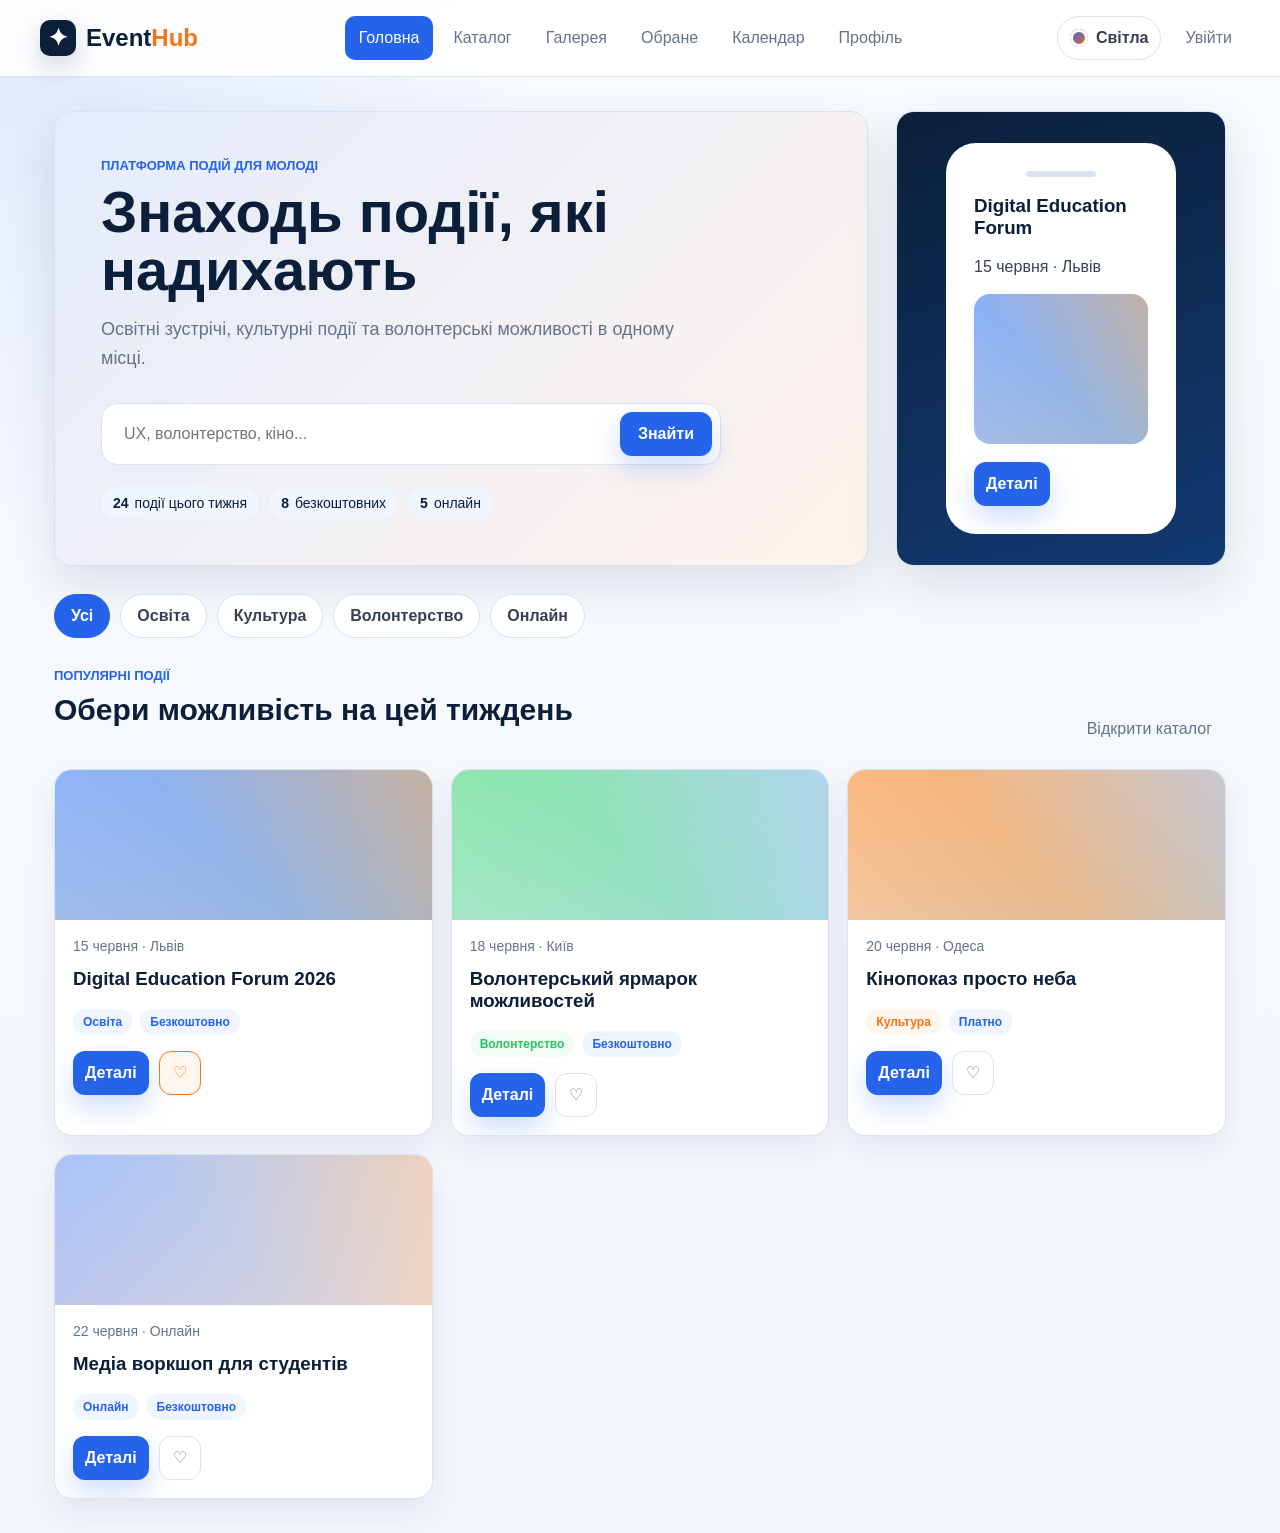
<file: index.html>
<!doctype html>
<html lang="uk">
  <head>
    <meta charset="utf-8" />
    <meta name="viewport" content="width=device-width, initial-scale=1" />
    <title>EventHub Prototype</title>
    <link rel="stylesheet" href="styles.css?v=gallery-1" />
  </head>
  <body>
    <div class="app">
      <header class="topbar">
        <button class="brand" data-view="home" aria-label="EventHub home">
          <span class="brand-mark">✦</span>
          <span>Event<span>Hub</span></span>
        </button>
        <nav class="nav" aria-label="Primary">
          <button class="nav-link active" data-view="home">Головна</button>
          <button class="nav-link" data-view="catalog">Каталог</button>
          <button class="nav-link" data-view="gallery">Галерея</button>
          <button class="nav-link" data-view="favorites">Обране</button>
          <button class="nav-link" data-view="calendar">Календар</button>
          <button class="nav-link" data-view="profile">Профіль</button>
        </nav>
        <div class="top-actions">
          <button class="theme-toggle" id="themeToggle" type="button" aria-label="Перемкнути тему">
            <span class="theme-dot"></span>
            <span id="themeLabel">Світла</span>
          </button>
          <button class="ghost-button" id="loginButton">Увійти</button>
        </div>
      </header>

      <main>
        <section class="view active" id="home">
          <div class="hero-grid">
            <section class="hero-panel">
              <p class="eyebrow">Платформа подій для молоді</p>
              <h1>Знаходь події, які надихають</h1>
              <p class="lead">
                Освітні зустрічі, культурні події та волонтерські можливості в одному місці.
              </p>
              <div class="hero-search" role="search">
                <input id="homeSearch" type="search" placeholder="UX, волонтерство, кіно..." />
                <button class="primary-button" id="homeSearchButton">Знайти</button>
              </div>
              <div class="quick-stats">
                <span><b>24</b> події цього тижня</span>
                <span><b>8</b> безкоштовних</span>
                <span><b>5</b> онлайн</span>
              </div>
            </section>

            <aside class="phone-preview" aria-label="Mobile preview">
              <div class="phone-frame">
                <div class="phone-top"></div>
                <h3>Digital Education Forum</h3>
                <p>15 червня · Львів</p>
                <div class="mini-photo education"></div>
                <button class="primary-button compact" data-open-event="1">Деталі</button>
              </div>
            </aside>
          </div>

          <section class="category-strip">
            <button class="category-chip active" data-category="all">Усі</button>
            <button class="category-chip" data-category="education">Освіта</button>
            <button class="category-chip" data-category="culture">Культура</button>
            <button class="category-chip" data-category="volunteer">Волонтерство</button>
            <button class="category-chip" data-category="online">Онлайн</button>
          </section>

          <section class="section-head">
            <div>
              <p class="eyebrow">Популярні події</p>
              <h2>Обери можливість на цей тиждень</h2>
            </div>
            <button class="text-button" data-view="catalog">Відкрити каталог</button>
          </section>
          <div class="event-grid" id="homeEvents"></div>
        </section>

        <section class="view" id="catalog">
          <section class="catalog-layout">
            <aside class="filters-panel">
              <p class="eyebrow">Фільтри</p>
              <h2>Налаштуй пошук</h2>
              <label>
                Запит
                <input id="catalogSearch" type="search" placeholder="Назва або тема" />
              </label>
              <label>
                Місто
                <select id="cityFilter">
                  <option value="all">Усі міста</option>
                  <option value="Київ">Київ</option>
                  <option value="Львів">Львів</option>
                  <option value="Одеса">Одеса</option>
                  <option value="Онлайн">Онлайн</option>
                </select>
              </label>
              <div class="check-row">
                <input id="freeOnly" type="checkbox" />
                <label for="freeOnly">Тільки безкоштовні</label>
              </div>
              <button class="primary-button" id="applyFilters">Застосувати</button>
              <button class="ghost-button full" id="clearFilters">Скинути</button>
            </aside>
            <section class="catalog-results">
              <div class="section-head tight">
                <div>
                  <p class="eyebrow">Каталог</p>
                  <h2 id="resultTitle">Знайдені події</h2>
                </div>
                <span class="result-count" id="resultCount"></span>
              </div>
              <div class="event-list" id="catalogEvents"></div>
            </section>
          </section>
        </section>

        <section class="view" id="gallery">
          <section class="gallery-shell" aria-label="Динамічна галерея EventHub">
            <div class="gallery-copy">
              <p class="eyebrow">Динамічна галерея</p>
              <h1>Портфоліо екранів EventHub</h1>
              <p class="lead">
                Анімована добірка ключових UI-рішень: головна сторінка, каталог, реєстрація,
                календар, темна тема та планшетна адаптація.
              </p>
              <div class="gallery-actions">
                <button class="primary-button" id="galleryAutoplay">Пауза autoplay</button>
                <button class="ghost-button" id="galleryOpenEvent" data-view="catalog">Перейти до каталогу</button>
              </div>
            </div>

            <div class="gallery-stage">
              <div class="gallery-window">
                <div class="gallery-track" id="galleryTrack"></div>
              </div>
              <button class="gallery-control prev" id="galleryPrev" aria-label="Попередній слайд">‹</button>
              <button class="gallery-control next" id="galleryNext" aria-label="Наступний слайд">›</button>
              <div class="gallery-progress"><span id="galleryProgress"></span></div>
            </div>

            <aside class="gallery-panel">
              <p class="eyebrow" id="galleryKicker">Слайд 1</p>
              <h2 id="galleryTitle"></h2>
              <p id="galleryDescription"></p>
              <div class="gallery-micro">
                <span>Smart Animate</span>
                <span>Hover</span>
                <span>Autoplay</span>
              </div>
              <div class="gallery-dots" id="galleryDots" aria-label="Навігація галереї"></div>
            </aside>
          </section>
        </section>

        <section class="view" id="detail">
          <button class="text-button back-button" data-view="catalog">← Назад до каталогу</button>
          <article class="detail-card">
            <div class="detail-visual" id="detailVisual"></div>
            <div class="detail-content">
              <p class="eyebrow" id="detailType"></p>
              <h1 id="detailTitle"></h1>
              <p class="detail-meta" id="detailMeta"></p>
              <p id="detailDescription"></p>
              <div class="detail-actions">
                <button class="primary-button orange" id="registerButton">Зареєструватися</button>
                <button class="ghost-button" id="detailFavoriteButton">Додати в обране</button>
              </div>
              <div class="state-strip">
                <span>Hover: кнопки змінюють тінь</span>
                <span>Active: вибрані фільтри підсвічені</span>
                <span>Error: форма показує повідомлення</span>
              </div>
            </div>
          </article>
        </section>

        <section class="view" id="favorites">
          <section class="section-head">
            <div>
              <p class="eyebrow">Обране</p>
              <h2>Збережені події</h2>
            </div>
            <button class="primary-button" data-view="catalog">Знайти ще</button>
          </section>
          <div class="event-list" id="favoriteEvents"></div>
          <p class="empty-state" id="emptyFavorites">Поки немає збережених подій.</p>
        </section>

        <section class="view" id="calendar">
          <section class="calendar-layout">
            <div class="calendar-card">
              <div class="section-head tight">
                <div>
                  <p class="eyebrow">Календар</p>
                  <h2>Червень 2026</h2>
                </div>
              </div>
              <div class="calendar-grid" id="calendarGrid"></div>
            </div>
            <aside class="calendar-side">
              <p class="eyebrow">Найближчі</p>
              <h2>Мої події</h2>
              <div id="registeredList"></div>
            </aside>
          </section>
        </section>

        <section class="view" id="profile">
          <section class="profile-layout">
            <aside class="profile-menu">
              <div class="avatar">Є</div>
              <h2>Євген</h2>
              <button class="profile-tab active">Мої події</button>
              <button class="profile-tab">Квитки</button>
              <button class="profile-tab">Налаштування</button>
            </aside>
            <section class="profile-content">
              <p class="eyebrow">Профіль</p>
              <h2>Мої події та квитки</h2>
              <div id="profileEvents"></div>
            </section>
          </section>
        </section>
      </main>
    </div>

    <div class="modal-backdrop hidden" id="modalBackdrop">
      <section class="modal" role="dialog" aria-modal="true" aria-labelledby="modalTitle">
        <button class="modal-close" id="closeModal" aria-label="Закрити">×</button>
        <div id="authStep">
          <p class="eyebrow">Крок 1</p>
          <h2 id="modalTitle">Увійти в EventHub</h2>
          <p>Авторизація потрібна, щоб створити квиток та додати подію в календар.</p>
          <button class="primary-button full" id="continueAuth">Продовжити як Євген</button>
        </div>
        <form id="registerForm" class="hidden" novalidate>
          <p class="eyebrow">Крок 2</p>
          <h2>Форма реєстрації</h2>
          <label>
            Ім'я та прізвище
            <input name="name" placeholder="Євген Нестеренко" />
            <span class="error-text">Введи ім'я для квитка.</span>
          </label>
          <label>
            Email
            <input name="email" placeholder="student@email.com" />
            <span class="error-text">Введи коректний email.</span>
          </label>
          <div class="check-row">
            <input id="terms" name="terms" type="checkbox" />
            <label for="terms">Погоджуюсь з умовами участі</label>
          </div>
          <span class="error-text terms-error">Потрібно погодитись з умовами.</span>
          <button class="primary-button orange full" type="submit">Підтвердити участь</button>
        </form>
      </section>
    </div>

    <div class="toast hidden" id="toast"></div>

    <script src="app.js?v=gallery-1"></script>
  </body>
</html>
</file>
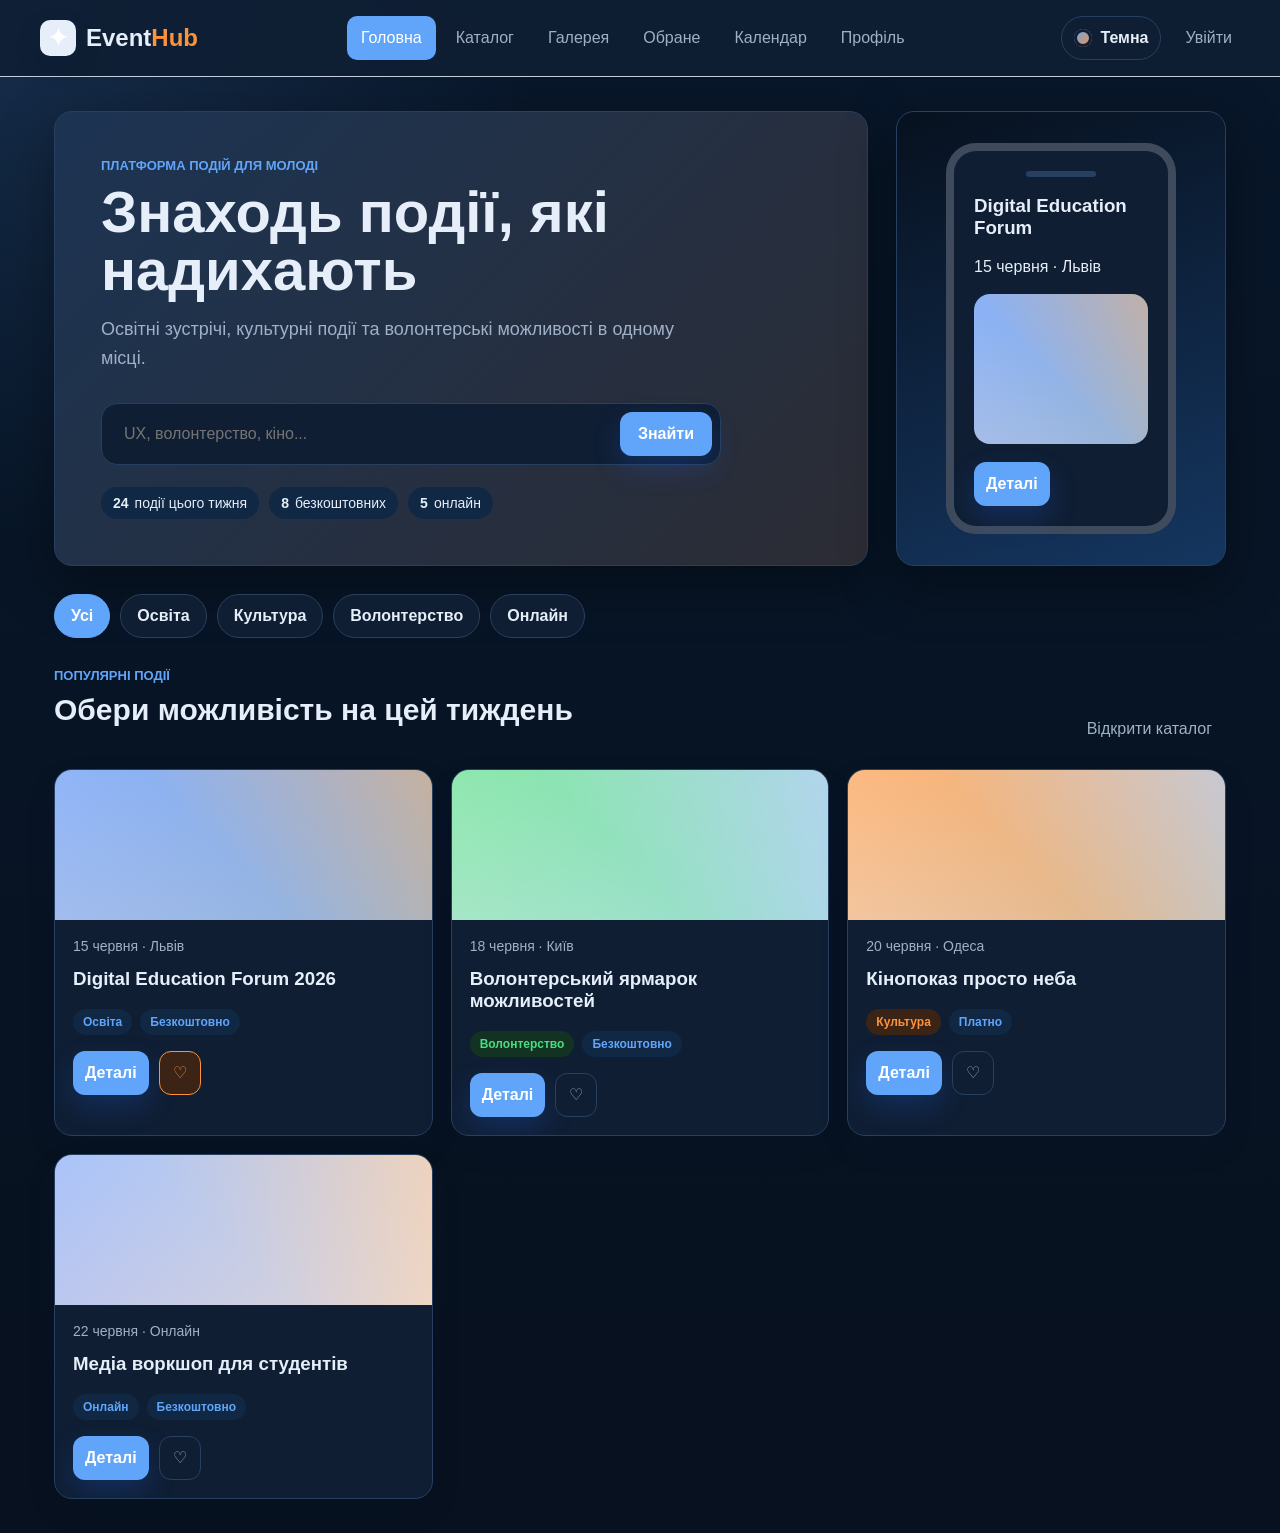
<file: dark.html>
<!doctype html>
<html lang="uk">
  <head>
    <meta charset="utf-8" />
    <meta http-equiv="refresh" content="0; url=index.html?theme=dark" />
    <title>EventHub Dark Theme</title>
  </head>
  <body>
    <a href="index.html?theme=dark">Відкрити темну версію EventHub</a>
  </body>
</html>
</file>
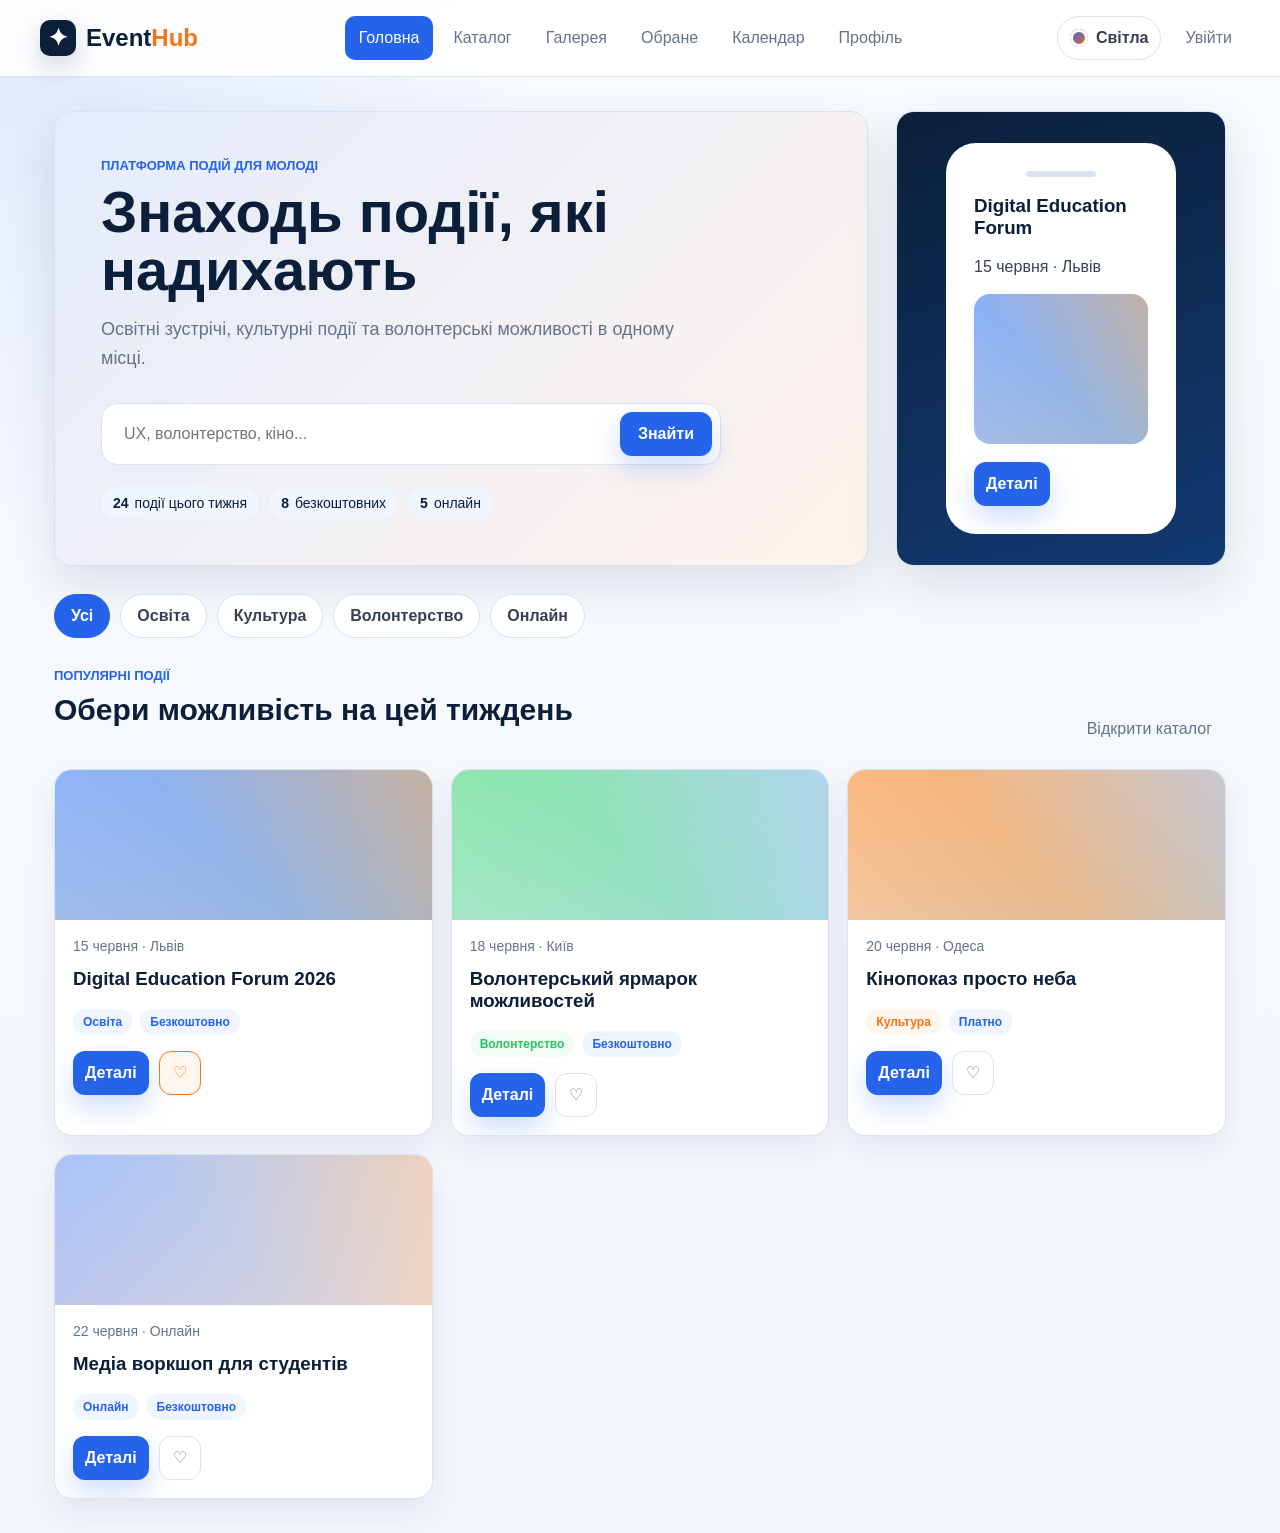
<file: light.html>
<!doctype html>
<html lang="uk">
  <head>
    <meta charset="utf-8" />
    <meta http-equiv="refresh" content="0; url=index.html?theme=light" />
    <title>EventHub Light Theme</title>
  </head>
  <body>
    <a href="index.html?theme=light">Відкрити світлу версію EventHub</a>
  </body>
</html>
</file>
<file: styles.css>
:root {
  --navy: #0b1f3a;
  --blue: #2563eb;
  --blue-soft: #eff6ff;
  --orange: #f97316;
  --orange-soft: #fff7ed;
  --green: #22c55e;
  --green-soft: #f0fdf4;
  --bg: #f3f7fc;
  --panel: #ffffff;
  --muted-panel: #f8fafc;
  --line: #d9e2ef;
  --text: #374151;
  --muted: #64748b;
  --danger: #dc2626;
  --shadow: 0 18px 50px rgba(11, 31, 58, 0.12);
  --hero-gradient: linear-gradient(135deg, rgba(37, 99, 235, 0.12), rgba(249, 115, 22, 0.08));
  --body-gradient: radial-gradient(circle at top left, rgba(37, 99, 235, 0.12), transparent 34rem),
    linear-gradient(180deg, #f8fbff 0%, var(--bg) 100%);
  --topbar-bg: rgba(255, 255, 255, 0.88);
  --phone-gradient: linear-gradient(160deg, var(--navy), #123a72);
}

[data-theme="dark"] {
  --navy: #e5eef9;
  --blue: #60a5fa;
  --blue-soft: #102844;
  --orange: #fb923c;
  --orange-soft: #3b2415;
  --green: #4ade80;
  --green-soft: #123222;
  --bg: #07111f;
  --panel: #0f1e33;
  --muted-panel: #132844;
  --line: #274060;
  --text: #e5eef9;
  --muted: #9fb0c7;
  --danger: #f87171;
  --shadow: 0 18px 55px rgba(0, 0, 0, 0.35);
  --hero-gradient: linear-gradient(135deg, rgba(96, 165, 250, 0.16), rgba(251, 146, 60, 0.12));
  --body-gradient: radial-gradient(circle at top left, rgba(96, 165, 250, 0.16), transparent 34rem),
    linear-gradient(180deg, #08172a 0%, var(--bg) 100%);
  --topbar-bg: rgba(15, 30, 51, 0.9);
  --phone-gradient: linear-gradient(160deg, #07111f, #153660);
}

* {
  box-sizing: border-box;
}

body {
  margin: 0;
  min-width: 320px;
  background: var(--body-gradient);
  color: var(--text);
  font-family: Inter, Arial, sans-serif;
}

button,
input,
select {
  font: inherit;
}

button {
  cursor: pointer;
  min-height: 44px;
}

.app {
  min-height: 100vh;
}

.topbar {
  position: sticky;
  top: 0;
  z-index: 10;
  display: grid;
  grid-template-columns: auto 1fr auto;
  align-items: center;
  gap: 24px;
  padding: 16px 34px;
  border-bottom: 1px solid rgba(217, 226, 239, 0.9);
  background: var(--topbar-bg);
  backdrop-filter: blur(16px);
}

.brand {
  display: inline-flex;
  align-items: center;
  gap: 10px;
  border: 0;
  background: transparent;
  color: var(--navy);
  font-size: 24px;
  font-weight: 800;
}

.brand span span {
  color: var(--orange);
}

.brand-mark {
  display: grid;
  width: 36px;
  height: 36px;
  place-items: center;
  border-radius: 10px;
  background: var(--navy);
  color: #fff;
  box-shadow: 0 10px 24px rgba(11, 31, 58, 0.18);
}

.nav {
  display: flex;
  justify-content: center;
  gap: 6px;
}

.nav-link,
.text-button,
.ghost-button {
  border: 0;
  background: transparent;
  color: var(--muted);
  border-radius: 10px;
  padding: 10px 14px;
  transition: 0.18s ease;
}

.nav-link:hover,
.text-button:hover,
.ghost-button:hover {
  background: var(--blue-soft);
  color: var(--blue);
}

.nav-link.active {
  background: var(--blue);
  color: #fff;
}

.top-actions {
  display: flex;
  align-items: center;
  gap: 10px;
}

.theme-toggle {
  display: inline-flex;
  align-items: center;
  gap: 8px;
  border: 1px solid var(--line);
  border-radius: 999px;
  padding: 9px 12px;
  background: var(--panel);
  color: var(--text);
  font-weight: 800;
  transition: 0.18s ease;
}

.theme-toggle:hover {
  border-color: var(--blue);
  color: var(--blue);
}

.theme-dot {
  width: 18px;
  height: 18px;
  border-radius: 50%;
  background: linear-gradient(135deg, var(--blue), var(--orange));
  box-shadow: inset 0 0 0 3px var(--panel);
}

main {
  max-width: 1240px;
  margin: 0 auto;
  padding: 34px;
}

.view {
  display: none;
}

.view.active {
  display: block;
  animation: appear 0.24s ease;
}

@keyframes appear {
  from {
    opacity: 0;
    transform: translateY(8px);
  }
  to {
    opacity: 1;
    transform: translateY(0);
  }
}

.hero-grid {
  display: grid;
  grid-template-columns: minmax(0, 1fr) 330px;
  gap: 28px;
  align-items: stretch;
}

.hero-panel,
.phone-preview,
.filters-panel,
.catalog-results,
.detail-card,
.calendar-card,
.calendar-side,
.profile-menu,
.profile-content,
.modal {
  border: 1px solid var(--line);
  border-radius: 18px;
  background: var(--panel);
  box-shadow: var(--shadow);
}

.hero-panel {
  padding: 46px;
  min-height: 420px;
  background:
    var(--hero-gradient),
    var(--panel);
}

.eyebrow {
  margin: 0 0 10px;
  color: var(--blue);
  font-size: 13px;
  font-weight: 800;
  letter-spacing: 0;
  text-transform: uppercase;
}

h1,
h2,
h3,
p {
  margin-top: 0;
}

h1 {
  max-width: 650px;
  margin-bottom: 16px;
  color: var(--navy);
  font-size: 58px;
  line-height: 1;
}

h2 {
  color: var(--navy);
  font-size: 30px;
  line-height: 1.12;
}

h3 {
  color: var(--navy);
}

.lead {
  max-width: 620px;
  color: var(--muted);
  font-size: 18px;
  line-height: 1.6;
}

.hero-search {
  display: flex;
  gap: 10px;
  max-width: 620px;
  margin: 30px 0 22px;
  padding: 8px;
  border: 1px solid var(--line);
  border-radius: 16px;
  background: var(--panel);
}

input,
select {
  width: 100%;
  border: 1px solid var(--line);
  border-radius: 12px;
  padding: 12px 14px;
  background: var(--panel);
  color: var(--text);
  outline: none;
  transition: 0.18s ease;
}

.hero-search input {
  border: 0;
}

input:focus,
select:focus {
  border-color: var(--blue);
  box-shadow: 0 0 0 4px rgba(37, 99, 235, 0.12);
}

.primary-button,
.ghost-button.full {
  border: 0;
  border-radius: 12px;
  padding: 12px 18px;
  font-weight: 800;
  transition: 0.18s ease;
}

.primary-button {
  background: var(--blue);
  color: #fff;
  box-shadow: 0 12px 28px rgba(37, 99, 235, 0.22);
}

.primary-button:hover {
  transform: translateY(-1px);
  box-shadow: 0 18px 34px rgba(37, 99, 235, 0.28);
}

.primary-button.orange {
  background: var(--orange);
  box-shadow: 0 12px 28px rgba(249, 115, 22, 0.24);
}

.compact {
  padding: 9px 12px;
}

.full {
  width: 100%;
}

.quick-stats {
  display: flex;
  flex-wrap: wrap;
  gap: 10px;
}

.quick-stats span,
.result-count {
  display: inline-flex;
  gap: 6px;
  align-items: center;
  border-radius: 999px;
  padding: 8px 12px;
  background: var(--blue-soft);
  color: var(--navy);
  font-size: 14px;
}

.phone-preview {
  display: grid;
  place-items: center;
  padding: 28px;
  background: var(--phone-gradient);
}

.phone-frame {
  width: 230px;
  min-height: 390px;
  border: 8px solid rgba(255, 255, 255, 0.2);
  border-radius: 30px;
  padding: 20px;
  background: var(--panel);
}

.phone-top {
  width: 70px;
  height: 6px;
  margin: 0 auto 18px;
  border-radius: 999px;
  background: var(--line);
}

.mini-photo,
.event-photo {
  border-radius: 16px;
  background-size: cover;
  background-position: center;
}

.mini-photo {
  height: 150px;
  margin: 18px 0;
}

.education {
  background:
    linear-gradient(135deg, rgba(37, 99, 235, 0.35), rgba(11, 31, 58, 0.2)),
    linear-gradient(45deg, #dbeafe, #bfdbfe 45%, #fed7aa);
}

.culture {
  background:
    linear-gradient(135deg, rgba(249, 115, 22, 0.35), rgba(11, 31, 58, 0.15)),
    linear-gradient(45deg, #ffedd5, #fed7aa 45%, #dbeafe);
}

.volunteer {
  background:
    linear-gradient(135deg, rgba(34, 197, 94, 0.34), rgba(37, 99, 235, 0.18)),
    linear-gradient(45deg, #dcfce7, #bbf7d0 45%, #dbeafe);
}

.online {
  background:
    linear-gradient(135deg, rgba(37, 99, 235, 0.28), rgba(249, 115, 22, 0.18)),
    linear-gradient(45deg, #e0e7ff, #dbeafe 45%, #ffedd5);
}

.category-strip {
  display: flex;
  flex-wrap: wrap;
  gap: 10px;
  margin: 28px 0;
}

.category-chip {
  border: 1px solid var(--line);
  border-radius: 999px;
  padding: 10px 16px;
  background: var(--panel);
  color: var(--text);
  font-weight: 800;
  transition: 0.18s ease;
}

.category-chip:hover,
.category-chip.active {
  border-color: var(--blue);
  background: var(--blue);
  color: #fff;
}

.section-head {
  display: flex;
  justify-content: space-between;
  align-items: end;
  gap: 20px;
  margin: 30px 0 18px;
}

.section-head.tight {
  margin-top: 0;
}

.event-grid {
  display: grid;
  grid-template-columns: repeat(3, minmax(0, 1fr));
  gap: 18px;
}

.event-card {
  overflow: hidden;
  border: 1px solid var(--line);
  border-radius: 18px;
  background: var(--panel);
  box-shadow: 0 12px 32px rgba(11, 31, 58, 0.08);
  transition: 0.18s ease;
}

.event-card:hover {
  transform: translateY(-3px);
  box-shadow: var(--shadow);
}

.event-photo {
  height: 150px;
  border-radius: 0;
}

.event-body {
  padding: 18px;
}

.event-meta {
  color: var(--muted);
  font-size: 14px;
}

.tag-row {
  display: flex;
  flex-wrap: wrap;
  gap: 8px;
  margin: 12px 0 16px;
}

.tag {
  border-radius: 999px;
  padding: 6px 10px;
  background: var(--blue-soft);
  color: var(--blue);
  font-size: 12px;
  font-weight: 800;
}

.tag.orange {
  background: var(--orange-soft);
  color: var(--orange);
}

.tag.green {
  background: var(--green-soft);
  color: var(--green);
}

.card-actions {
  display: flex;
  gap: 10px;
}

.icon-button {
  display: grid;
  width: 42px;
  height: 42px;
  place-items: center;
  border: 1px solid var(--line);
  border-radius: 12px;
  background: var(--panel);
  color: var(--muted);
}

.icon-button.active {
  border-color: var(--orange);
  background: var(--orange-soft);
  color: var(--orange);
}

.catalog-layout,
.calendar-layout,
.profile-layout {
  display: grid;
  grid-template-columns: 300px minmax(0, 1fr);
  gap: 24px;
}

.filters-panel,
.catalog-results,
.calendar-card,
.calendar-side,
.profile-menu,
.profile-content {
  padding: 24px;
}

.filters-panel {
  display: grid;
  align-content: start;
  gap: 16px;
}

.filters-panel label,
.modal label {
  display: grid;
  gap: 8px;
  color: var(--navy);
  font-weight: 800;
}

.check-row {
  display: flex;
  align-items: center;
  gap: 10px;
}

.check-row input {
  width: auto;
}

.event-list {
  display: grid;
  gap: 14px;
}

.event-row {
  display: grid;
  grid-template-columns: 150px 1fr auto;
  gap: 18px;
  align-items: center;
  border: 1px solid var(--line);
  border-radius: 16px;
  padding: 12px;
  background: var(--panel);
}

.event-row .event-photo {
  height: 100px;
  border-radius: 12px;
}

.detail-card {
  display: grid;
  grid-template-columns: minmax(300px, 0.9fr) minmax(0, 1.1fr);
  gap: 28px;
  padding: 24px;
}

.detail-visual {
  min-height: 420px;
  border-radius: 18px;
}

.detail-content {
  padding: 20px 10px;
}

.detail-meta {
  color: var(--muted);
  font-weight: 800;
}

.detail-actions {
  display: flex;
  gap: 12px;
  margin: 28px 0;
}

.state-strip {
  display: grid;
  gap: 8px;
  border-radius: 14px;
  padding: 14px;
  background: var(--blue-soft);
  color: var(--navy);
  font-size: 14px;
}

.calendar-grid {
  display: grid;
  grid-template-columns: repeat(7, minmax(0, 1fr));
  gap: 10px;
}

.day {
  min-height: 72px;
  border: 1px solid var(--line);
  border-radius: 12px;
  padding: 10px;
  background: var(--panel);
}

.day.registered {
  border-color: var(--orange);
  background: var(--orange-soft);
}

.day span {
  display: block;
  color: var(--navy);
  font-weight: 800;
}

.day small {
  display: block;
  margin-top: 8px;
  color: var(--orange);
  font-weight: 800;
}

.calendar-side {
  background: linear-gradient(180deg, var(--panel), var(--blue-soft));
}

.profile-menu {
  text-align: center;
}

.avatar {
  display: grid;
  width: 76px;
  height: 76px;
  margin: 0 auto 14px;
  place-items: center;
  border-radius: 24px;
  background: var(--navy);
  color: #fff;
  font-size: 30px;
  font-weight: 900;
}

.profile-tab {
  width: 100%;
  border: 0;
  border-radius: 12px;
  margin-top: 8px;
  padding: 12px;
  background: var(--muted-panel);
  color: var(--text);
  text-align: left;
}

.profile-tab.active {
  background: var(--blue);
  color: #fff;
}

.modal-backdrop {
  position: fixed;
  inset: 0;
  z-index: 30;
  display: grid;
  place-items: center;
  padding: 20px;
  background: rgba(11, 31, 58, 0.48);
}

.modal {
  position: relative;
  width: min(460px, 100%);
  padding: 28px;
}

.modal-close {
  position: absolute;
  top: 14px;
  right: 14px;
  width: 34px;
  height: 34px;
  border: 0;
  border-radius: 50%;
  background: var(--muted-panel);
  color: var(--text);
  font-size: 22px;
}

.hidden {
  display: none !important;
}

#registerForm {
  display: grid;
  gap: 15px;
}

.error-text {
  display: none;
  color: var(--danger);
  font-size: 13px;
  font-weight: 700;
}

.invalid input {
  border-color: var(--danger);
  box-shadow: 0 0 0 4px rgba(220, 38, 38, 0.12);
}

.invalid .error-text,
.terms-error.visible {
  display: block;
}

.toast {
  position: fixed;
  right: 24px;
  bottom: 24px;
  z-index: 40;
  max-width: 360px;
  border-radius: 16px;
  padding: 14px 18px;
  background: var(--navy);
  color: #fff;
  box-shadow: var(--shadow);
}

.empty-state {
  border: 1px dashed var(--line);
  border-radius: 16px;
  padding: 24px;
  color: var(--muted);
  text-align: center;
}

.gallery-shell {
  display: grid;
  grid-template-columns: minmax(0, 0.9fr) minmax(360px, 1.2fr) 290px;
  gap: 24px;
  align-items: stretch;
}

.gallery-copy,
.gallery-stage,
.gallery-panel {
  border: 1px solid var(--line);
  border-radius: 18px;
  background: var(--panel);
  box-shadow: var(--shadow);
}

.gallery-copy {
  padding: 34px;
  background:
    var(--hero-gradient),
    var(--panel);
}

.gallery-copy h1 {
  font-size: 44px;
}

.gallery-actions {
  display: flex;
  flex-wrap: wrap;
  gap: 12px;
  margin-top: 28px;
}

.gallery-stage {
  position: relative;
  min-height: 520px;
  overflow: hidden;
  padding: 18px;
}

.gallery-window {
  height: 100%;
  overflow: hidden;
  border-radius: 16px;
}

.gallery-track {
  display: flex;
  height: 100%;
  transition: transform 0.58s cubic-bezier(0.2, 0.8, 0.2, 1);
}

.gallery-slide {
  flex: 0 0 100%;
  display: grid;
  align-content: end;
  min-height: 484px;
  overflow: hidden;
  border-radius: 16px;
  background:
    linear-gradient(180deg, transparent 0%, rgba(11, 31, 58, 0.78) 100%),
    var(--blue-soft);
  transform: scale(0.98);
  transition: transform 0.3s ease, filter 0.3s ease;
}

.gallery-stage:hover .gallery-slide {
  transform: scale(1);
}

.gallery-art {
  position: absolute;
  inset: 18px;
  border-radius: 16px;
  background-size: cover;
  background-position: center;
}

.gallery-slide {
  position: relative;
}

.gallery-slide-content {
  position: relative;
  z-index: 1;
  padding: 26px;
  color: #fff;
}

.gallery-slide-content h3 {
  max-width: 520px;
  margin-bottom: 8px;
  color: #fff;
  font-size: 30px;
}

.gallery-slide-content p {
  max-width: 560px;
  margin-bottom: 0;
  color: rgba(255, 255, 255, 0.86);
}

.gallery-control {
  position: absolute;
  top: 50%;
  z-index: 2;
  display: grid;
  width: 46px;
  height: 46px;
  place-items: center;
  border: 1px solid rgba(255, 255, 255, 0.55);
  border-radius: 50%;
  background: rgba(11, 31, 58, 0.62);
  color: #fff;
  font-size: 28px;
  line-height: 1;
  transform: translateY(-50%);
  transition: 0.18s ease;
}

.gallery-control:hover {
  background: var(--blue);
  transform: translateY(-50%) scale(1.05);
}

.gallery-control.prev {
  left: 30px;
}

.gallery-control.next {
  right: 30px;
}

.gallery-progress {
  position: absolute;
  right: 24px;
  bottom: 24px;
  left: 24px;
  z-index: 2;
  height: 6px;
  overflow: hidden;
  border-radius: 999px;
  background: rgba(255, 255, 255, 0.36);
}

.gallery-progress span {
  display: block;
  width: 0;
  height: 100%;
  border-radius: inherit;
  background: linear-gradient(90deg, var(--blue), var(--orange));
  transition: width 0.3s ease;
}

.gallery-panel {
  display: grid;
  align-content: space-between;
  gap: 18px;
  padding: 26px;
}

.gallery-panel p {
  color: var(--muted);
  line-height: 1.55;
}

.gallery-micro {
  display: flex;
  flex-wrap: wrap;
  gap: 8px;
}

.gallery-micro span {
  border-radius: 999px;
  padding: 7px 10px;
  background: var(--orange-soft);
  color: var(--orange);
  font-size: 12px;
  font-weight: 800;
}

.gallery-dots {
  display: flex;
  flex-wrap: wrap;
  gap: 8px;
}

.gallery-dot {
  width: 12px;
  height: 12px;
  min-height: 12px;
  border: 0;
  border-radius: 999px;
  padding: 0;
  background: var(--line);
  transition: 0.18s ease;
}

.gallery-dot.active {
  width: 34px;
  background: var(--blue);
}

@media (min-width: 901px) and (max-width: 1180px) {
  .topbar {
    grid-template-columns: 1fr auto;
    gap: 12px 18px;
    padding: 14px 24px;
  }

  .nav {
    grid-column: 1 / -1;
    justify-content: flex-start;
    overflow-x: auto;
    padding-bottom: 2px;
  }

  .nav-link {
    flex: 0 0 auto;
  }

  main {
    max-width: 100%;
    padding: 28px;
  }

  .hero-grid {
    grid-template-columns: minmax(0, 1fr) 280px;
    gap: 22px;
  }

  .hero-panel {
    min-height: 360px;
    padding: 34px;
  }

  h1 {
    font-size: 48px;
  }

  h2 {
    font-size: 27px;
  }

  .lead {
    font-size: 17px;
  }

  .phone-preview {
    padding: 22px;
  }

  .phone-frame {
    width: 210px;
    min-height: 350px;
  }

  .event-grid {
    grid-template-columns: repeat(2, minmax(0, 1fr));
  }

  .catalog-layout,
  .calendar-layout,
  .profile-layout {
    grid-template-columns: 260px minmax(0, 1fr);
    gap: 18px;
  }

  .filters-panel,
  .catalog-results,
  .calendar-card,
  .calendar-side,
  .profile-menu,
  .profile-content {
    padding: 20px;
  }

  .event-row {
    grid-template-columns: 120px minmax(0, 1fr);
    align-items: start;
  }

  .event-row .card-actions {
    grid-column: 2;
    justify-content: flex-start;
  }

  .detail-card {
    grid-template-columns: minmax(260px, 0.85fr) minmax(0, 1.15fr);
    gap: 22px;
  }

  .detail-visual {
    min-height: 360px;
  }

  .calendar-grid {
    gap: 8px;
  }

  .day {
    min-height: 64px;
    padding: 8px;
  }

  .gallery-shell {
    grid-template-columns: minmax(0, 1fr) 280px;
  }

  .gallery-copy {
    grid-column: 1 / -1;
    padding: 28px;
  }

  .gallery-stage {
    min-height: 430px;
  }

  .gallery-slide {
    min-height: 394px;
  }

  .gallery-copy h1 {
    font-size: 40px;
  }
}

@media (max-width: 900px) {
  .topbar,
  .hero-grid,
  .catalog-layout,
  .calendar-layout,
  .profile-layout,
  .detail-card,
  .event-row {
    grid-template-columns: 1fr;
  }

  .topbar {
    position: sticky;
    display: flex;
    flex-wrap: wrap;
    gap: 12px;
    padding: 14px 18px;
  }

  .brand {
    font-size: 21px;
  }

  .top-actions {
    margin-left: auto;
  }

  .nav {
    order: 3;
    flex: 1 0 100%;
    justify-content: flex-start;
    overflow-x: auto;
    padding-bottom: 4px;
    scrollbar-width: thin;
  }

  .nav-link {
    flex: 0 0 auto;
    padding: 10px 13px;
  }

  main {
    padding: 20px;
  }

  h1 {
    font-size: 42px;
  }

  .hero-panel {
    min-height: auto;
    padding: 32px;
  }

  .phone-frame {
    width: min(260px, 100%);
    min-height: 340px;
  }

  .event-grid {
    grid-template-columns: repeat(2, minmax(0, 1fr));
  }

  .event-row {
    grid-template-columns: 120px minmax(0, 1fr);
    align-items: start;
  }

  .event-row .card-actions {
    grid-column: 2;
  }

  .detail-visual {
    min-height: 300px;
  }

  .calendar-grid {
    gap: 7px;
  }

  .day {
    min-height: 58px;
    padding: 8px;
    font-size: 14px;
  }

  .gallery-shell {
    grid-template-columns: 1fr;
  }

  .gallery-copy,
  .gallery-panel {
    padding: 24px;
  }

  .gallery-copy h1 {
    font-size: 38px;
  }

  .gallery-stage {
    min-height: 420px;
  }

  .gallery-slide {
    min-height: 384px;
  }
}

@media (max-width: 640px) {
  main {
    padding: 16px;
  }

  .topbar {
    padding: 12px 14px;
  }

  .brand span:last-child {
    display: none;
  }

  .theme-toggle {
    padding: 8px 10px;
  }

  .hero-panel {
    padding: 24px;
  }

  h1 {
    font-size: 34px;
    line-height: 1.05;
  }

  h2 {
    font-size: 25px;
  }

  .lead {
    font-size: 16px;
  }

  .hero-search,
  .section-head,
  .detail-actions,
  .card-actions {
    flex-direction: column;
    align-items: stretch;
  }

  .event-grid,
  .event-row {
    grid-template-columns: 1fr;
  }

  .event-row .card-actions {
    grid-column: auto;
  }

  .event-row .event-photo,
  .event-photo {
    height: 170px;
  }

  .phone-preview {
    display: none;
  }

  .calendar-grid {
    gap: 5px;
  }

  .day {
    min-height: 50px;
    border-radius: 10px;
    padding: 6px;
    font-size: 12px;
  }

  .day small {
    display: none;
  }

  .gallery-actions {
    flex-direction: column;
  }

  .gallery-copy h1 {
    font-size: 32px;
  }

  .gallery-stage {
    min-height: 360px;
    padding: 12px;
  }

  .gallery-art {
    inset: 12px;
  }

  .gallery-slide {
    min-height: 336px;
  }

  .gallery-slide-content {
    padding: 22px;
  }

  .gallery-slide-content h3 {
    font-size: 24px;
  }

  .gallery-control {
    width: 40px;
    height: 40px;
    font-size: 24px;
  }

  .gallery-control.prev {
    left: 18px;
  }

  .gallery-control.next {
    right: 18px;
  }
}
</file>
